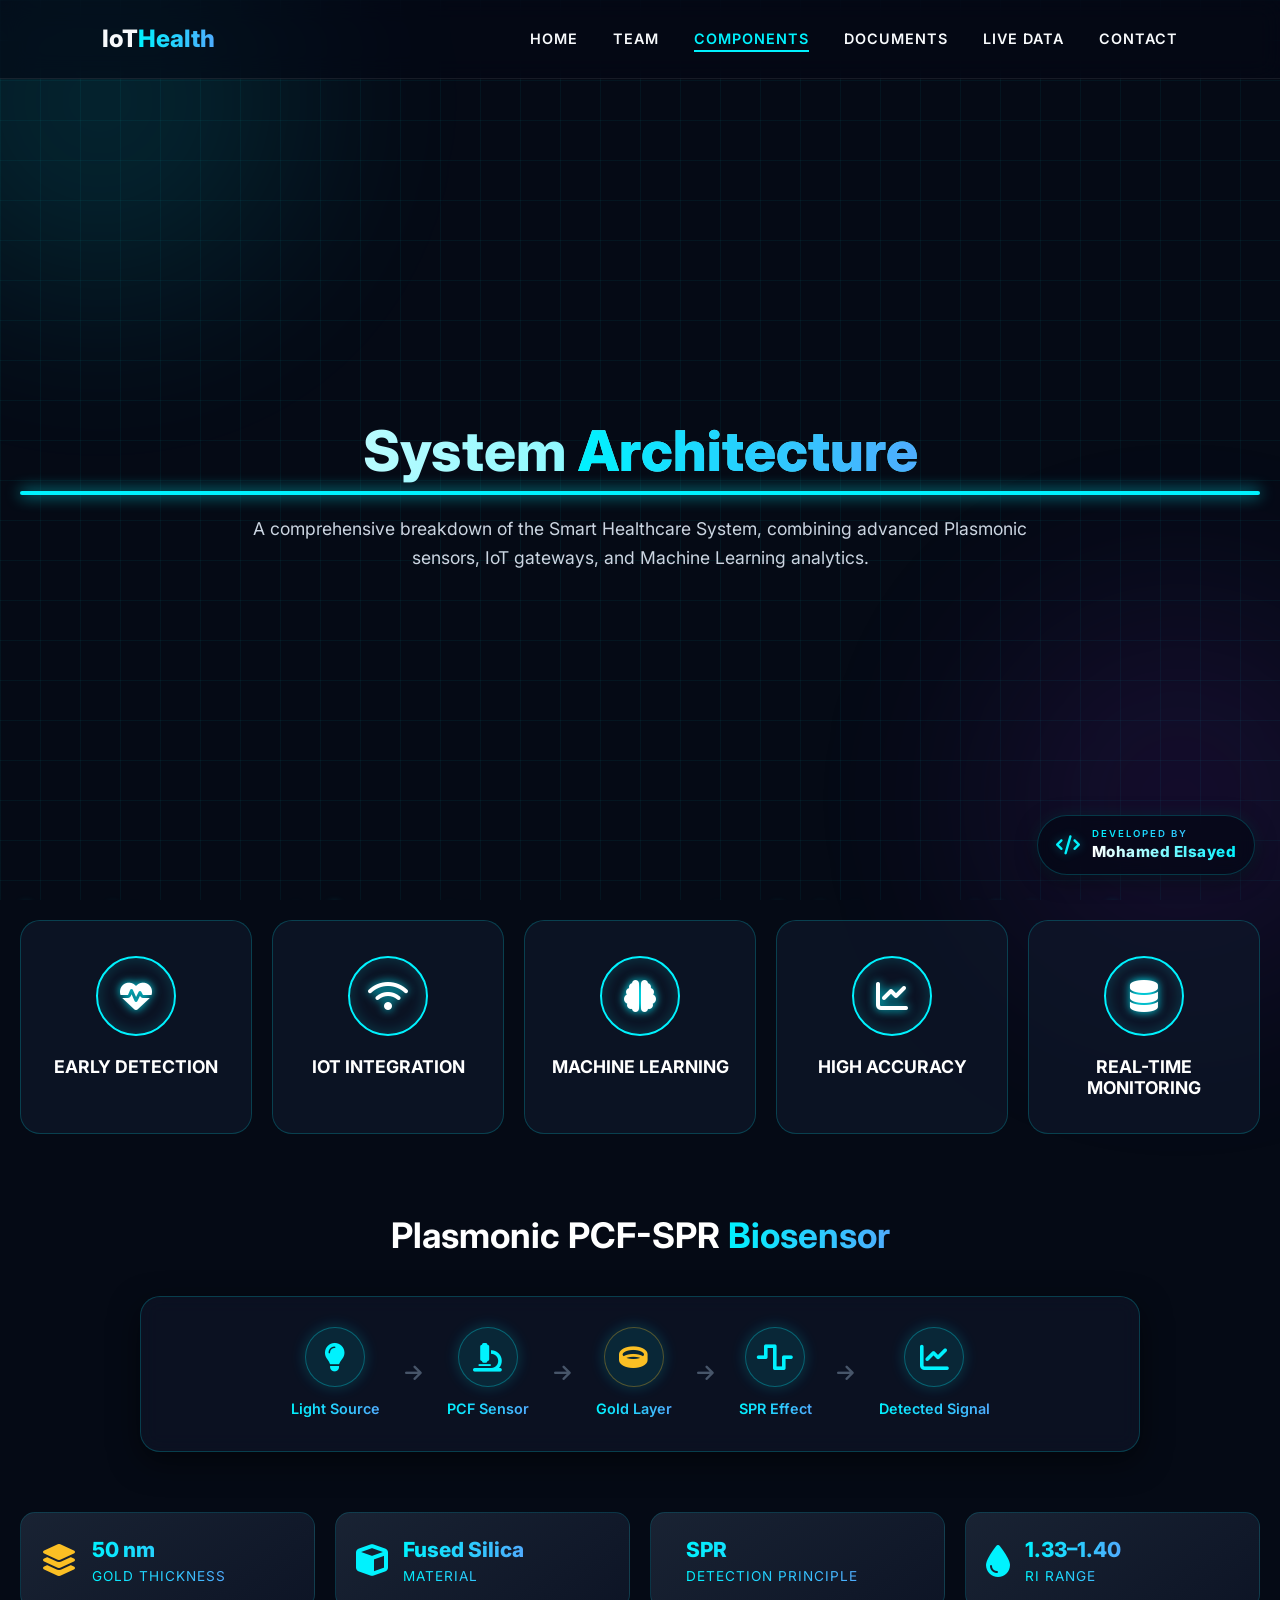
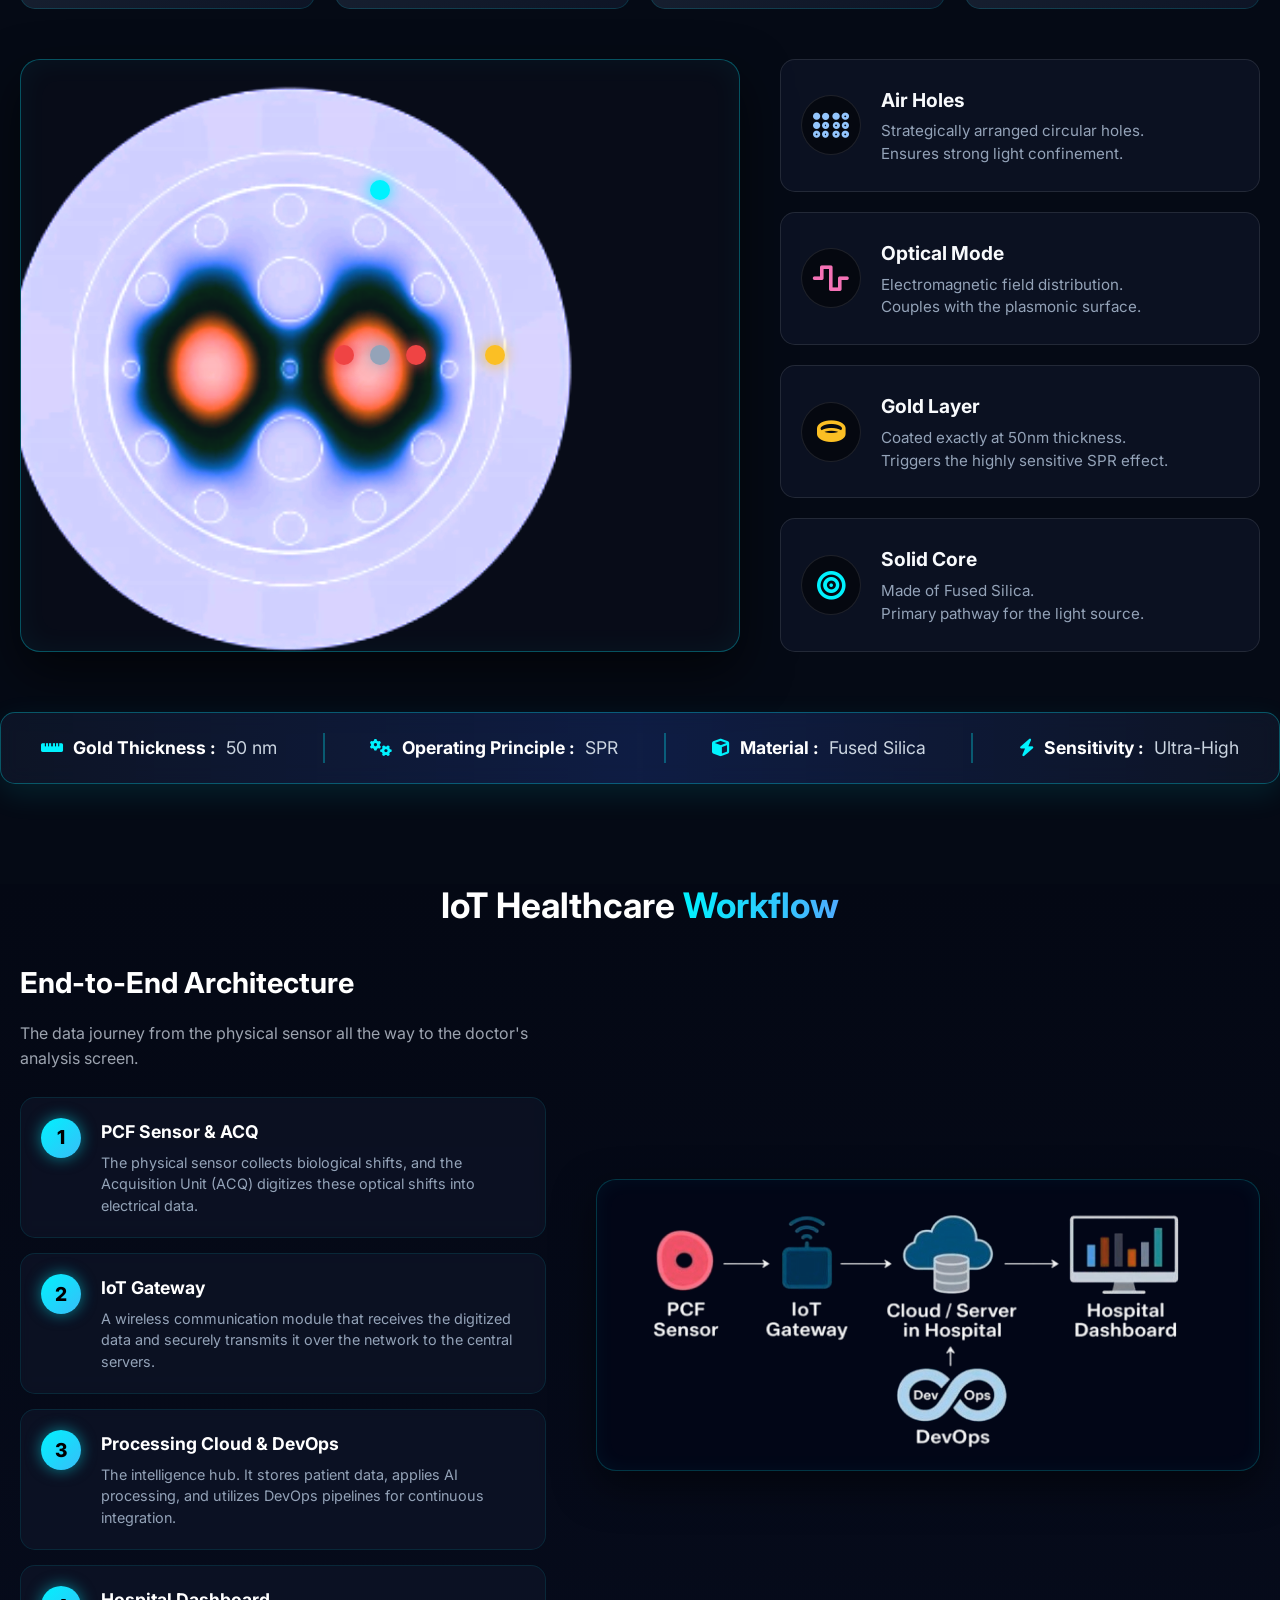
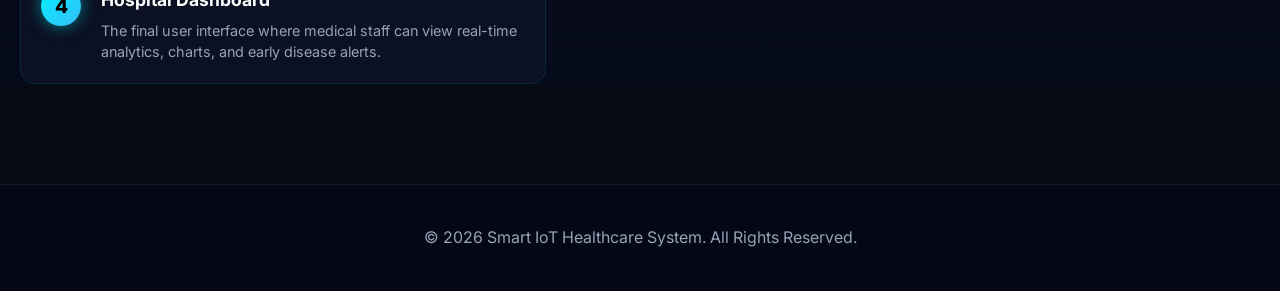
<file: components.html>
﻿<!--
  Copyright (c) 2026 Smart IoT Project Authors. All Rights Reserved.
  This source code is proprietary and confidential.
  Unauthorized copying of this file, via any medium is strictly prohibited.
-->
<!DOCTYPE html>
<html lang="en">

<head>
    <meta charset="UTF-8">
    <meta name="viewport" content="width=device-width, initial-scale=1.0">
    <title>Smart IoT Healthcare System - Components</title>
    <link href="https://fonts.googleapis.com/css2?family=Inter:wght@300;400;600;800&display=swap" rel="stylesheet">
    <link rel="stylesheet" href="assets/css/style.css">
    <link rel="stylesheet" href="https://cdnjs.cloudflare.com/ajax/libs/font-awesome/6.4.0/css/all.min.css">
    <style>
        /* Modern Dark Theme & Background */
        body {
            background-color: #050a15; 
            color: #f3f4f6;
            font-family: 'Inter', sans-serif;
            overflow-x: hidden;
            position: relative;
        }

        /* Grid Background */
        body::before {
            content: '';
            position: fixed;
            top: 0; left: 0; right: 0; bottom: 0;
            background-image: 
                linear-gradient(rgba(0, 242, 254, 0.05) 1px, transparent 1px),
                linear-gradient(90deg, rgba(0, 242, 254, 0.05) 1px, transparent 1px);
            background-size: 40px 40px;
            z-index: -3;
            pointer-events: none;
        }

        /* Glow Blobs */
        .glow-blob {
            position: fixed; width: 400px; height: 400px;
            border-radius: 50%; filter: blur(100px);
            z-index: -2; opacity: 0.4; pointer-events: none;
            animation: floatBlob 10s infinite alternate ease-in-out;
        }
        .blob-1 { top: -100px; left: -100px; background: rgba(0, 242, 254, 0.3); }
        .blob-2 { bottom: -100px; right: -100px; background: rgba(138, 43, 226, 0.3); animation-delay: -5s; }

        @keyframes floatBlob { 100% { transform: translate(50px, 50px) scale(1.1); } }

        /* Particle Animation */
        .particles-container {
            position: fixed; top: 0; left: 0; width: 100%; height: 100%;
            z-index: -1; pointer-events: none; overflow: hidden;
        }
        .particle {
            position: absolute; bottom: -10px; width: 4px; height: 4px;
            background: #00f2fe; border-radius: 50%; box-shadow: 0 0 10px #00f2fe;
            animation: rise linear infinite;
        }
        @keyframes rise {
            0% { transform: translateY(0) scale(1); opacity: 0; }
            10% { opacity: 0.8; }
            90% { opacity: 0.8; }
            100% { transform: translateY(-100vh) scale(0); opacity: 0; }
        }

        /* Entrance Animations */
        .slide-in-left { animation: slideLeft 1s ease-out forwards; opacity: 0; transform: translateX(-50px); }
        .slide-in-right { animation: slideRight 1s ease-out forwards; opacity: 0; transform: translateX(50px); }
        .fade-up { animation: fadeUp 1s ease-out forwards; opacity: 0; transform: translateY(30px); }
        
        @keyframes slideLeft { to { opacity: 1; transform: translateX(0); } }
        @keyframes slideRight { to { opacity: 1; transform: translateX(0); } }
        @keyframes fadeUp { to { opacity: 1; transform: translateY(0); } }

        .delay-1 { animation-delay: 0.2s; } .delay-2 { animation-delay: 0.4s; }
        .delay-3 { animation-delay: 0.6s; } .delay-4 { animation-delay: 0.8s; }

        /* Hero Section */
        .components-hero { padding: 150px 20px 40px; text-align: center; position: relative; z-index: 1; }
        .components-hero h1 {
            font-size: 3.5rem; font-weight: 800;
            background: linear-gradient(to right, #ffffff, #00f2fe);
            -webkit-background-clip: text; -webkit-text-fill-color: transparent;
            margin-bottom: 10px; position: relative; display: inline-block;
        }
        .components-hero p { color: #cbd5e1; font-size: 1.1rem; max-width: 800px; margin: 20px auto; line-height: 1.6; }

        .components-hero h1::after {
            content: ''; position: absolute; bottom: -10px; left: 50%; transform: translateX(-50%);
            width: 0; height: 4px; background: #00f2fe; border-radius: 2px;
            animation: drawLine 1s ease-out 0.5s forwards;
        }
        @keyframes drawLine { to { width: 100%; box-shadow: 0 0 15px #00f2fe; } }

        /* Section Titles */
        .section-headline { text-align: center; margin: 80px 0 40px; font-size: 2.2rem; color: #fff; font-weight: 700; }
        .section-headline span { color: #00f2fe; }

        /* 5 Core Pillars Grid */
        .pillars-container {
            max-width: 1300px; margin: 20px auto 80px; padding: 0 20px;
            display: grid; grid-template-columns: repeat(auto-fit, minmax(200px, 1fr)); gap: 20px;
        }
        .pillar-card {
            background: rgba(15, 23, 42, 0.7); border: 1px solid rgba(0, 242, 254, 0.2);
            border-radius: 20px; padding: 35px 20px; text-align: center;
            backdrop-filter: blur(15px); transition: all 0.4s ease; position: relative; overflow: hidden;
        }
        .pillar-card::before {
            content: ''; position: absolute; top: 0; left: 0; right: 0; height: 3px;
            background: linear-gradient(90deg, transparent, #00f2fe, transparent);
            transform: scaleX(0); transition: 0.4s;
        }
        .pillar-card:hover {
            transform: translateY(-10px); background: rgba(30, 58, 138, 0.3);
            border-color: #00f2fe; box-shadow: 0 20px 40px rgba(0, 0, 0, 0.4), 0 0 25px rgba(0, 242, 254, 0.15);
        }
        .pillar-card:hover::before { transform: scaleX(1); }
        .pillar-icon-wrapper {
            width: 80px; height: 80px; border-radius: 50%; border: 2px solid #00f2fe;
            display: flex; justify-content: center; align-items: center; margin: 0 auto 20px;
            box-shadow: inset 0 0 15px rgba(0, 242, 254, 0.2); position: relative;
        }
        .pillar-icon { font-size: 2rem; color: #fff; filter: drop-shadow(0 0 5px #00f2fe); }
        .pillar-card h3 { font-size: 1.1rem; font-weight: 700; color: #fff; text-transform: uppercase; }

        /* Advanced PCF Area */
        .workflow-diagram {
            display: flex; align-items: center; justify-content: center; gap: 15px; flex-wrap: wrap;
            max-width: 1000px; margin: 40px auto 60px; background: rgba(15, 23, 42, 0.6);
            padding: 20px; border-radius: 20px; border: 1px solid rgba(0, 242, 254, 0.2);
            backdrop-filter: blur(10px); box-shadow: 0 10px 30px rgba(0,0,0,0.5);
        }
        .wf-step { display: flex; flex-direction: column; align-items: center; gap: 10px; text-align: center; padding: 10px; }
        .wf-step i {
            font-size: 1.8rem; color: #00f2fe; background: rgba(0, 242, 254, 0.1);
            width: 60px; height: 60px; display: flex; align-items: center; justify-content: center;
            border-radius: 50%; border: 1px solid rgba(0, 242, 254, 0.3); box-shadow: 0 0 15px rgba(0, 242, 254, 0.2);
        }
        .wf-step span { font-size: 0.9rem; font-weight: 600; color: #e2e8f0; }
        .wf-arrow { color: #475569; font-size: 1.2rem; animation: pulseArrow 2s infinite; }
        @keyframes pulseArrow { 0%, 100% { color: #475569; transform: translateX(0); } 50% { color: #00f2fe; transform: translateX(5px); } }

        .stats-container {
            display: grid; grid-template-columns: repeat(4, 1fr); gap: 20px;
            max-width: 1300px; margin: 0 auto 50px; padding: 0 20px;
        }
        .stat-card {
            background: linear-gradient(145deg, rgba(30, 41, 59, 0.8), rgba(15, 23, 42, 0.8));
            border: 1px solid rgba(0, 242, 254, 0.15); border-radius: 15px; padding: 20px;
            display: flex; align-items: center; gap: 15px; backdrop-filter: blur(10px); transition: 0.3s;
        }
        .stat-card:hover { border-color: #00f2fe; transform: translateY(-5px); box-shadow: 0 10px 20px rgba(0,242,254,0.1); }
        .stat-card i { font-size: 2rem; color: #00f2fe; }
        .stat-card .val { display: block; font-size: 1.3rem; font-weight: 800; color: #fff; }
        .stat-card .lbl { display: block; font-size: 0.85rem; color: #94a3b8; text-transform: uppercase; letter-spacing: 1px; }

        .tech-layout {
            max-width: 1400px; margin: 0 auto 60px; padding: 0 20px; display: grid;
            grid-template-columns: 1.5fr 1fr; gap: 40px; align-items: stretch;
        }
        .interactive-wrapper {
            background: rgba(10, 15, 30, 0.8); border: 1px solid rgba(0, 242, 254, 0.3);
            border-radius: 20px; box-shadow: 0 20px 50px rgba(0,0,0,0.6), inset 0 0 30px rgba(0,242,254,0.05);
            backdrop-filter: blur(15px); position: relative; 
            width: 100%; aspect-ratio: 2.2 / 1; min-height: 300px; max-height: 600px;
            overflow: hidden;
        }
        .interactive-img {
            position: absolute;
            height: 220%; /* Scaled to perfectly fit the full circle */
            width: auto;
            top: 50%; left: 50%;
            transform: translate(-75.5%, -47%); /* Centers the right diagram */
            filter: invert(1) hue-rotate(180deg) brightness(1.1) contrast(1.2); mix-blend-mode: screen; 
            clip-path: inset(12% 8% 12% 58%); /* Mathematically hides the square borders and text */
            display: block;
        }
        .hotspot { position: absolute; width: 20px; height: 20px; transform: translate(-50%, -50%); cursor: pointer; z-index: 10; }
        .pulse { width: 100%; height: 100%; background: #00f2fe; border-radius: 50%; box-shadow: 0 0 10px #00f2fe; animation: ripple 2s infinite; }
        @keyframes ripple { 0% { box-shadow: 0 0 0 0 rgba(0, 242, 254, 0.7); } 70% { box-shadow: 0 0 0 15px rgba(0, 242, 254, 0); } 100% { box-shadow: 0 0 0 0 rgba(0, 242, 254, 0); } }
        
        .tooltip {
            position: absolute; bottom: 150%; left: 50%; transform: translateX(-50%) translateY(10px);
            background: rgba(15, 23, 42, 0.95); border: 1px solid #00f2fe; padding: 10px 15px; border-radius: 8px; width: 200px; color: #fff;
            font-size: 0.9rem; opacity: 0; visibility: hidden; transition: 0.3s; pointer-events: none;
            box-shadow: 0 10px 20px rgba(0,0,0,0.5); backdrop-filter: blur(5px); text-align: center; z-index: 20;
        }
        .tooltip::after {
            content: ''; position: absolute; top: 100%; left: 50%; transform: translateX(-50%);
            border-width: 8px; border-style: solid; border-color: #00f2fe transparent transparent transparent;
        }
        .hotspot.active .tooltip { opacity: 1; visibility: visible; transform: translateX(-50%) translateY(0); }
        .tooltip strong { display: block; color: #00f2fe; margin-bottom: 5px; font-size: 1.05rem; }

        .cards-container { display: flex; flex-direction: column; gap: 20px; justify-content: space-between; }
        .comp-card {
            background: rgba(15, 23, 42, 0.6); border: 1px solid rgba(255, 255, 255, 0.1); border-radius: 15px;
            padding: 25px 20px; display: flex; align-items: center; gap: 20px; backdrop-filter: blur(10px); transition: 0.4s; cursor: default;
        }
        .comp-card:hover {
            transform: scale(1.05); border-color: #00f2fe; background: rgba(0, 242, 254, 0.05);
            box-shadow: 0 15px 30px rgba(0, 0, 0, 0.5), inset 0 0 20px rgba(0, 242, 254, 0.15);
        }
        .comp-card .icon-box {
            width: 60px; height: 60px; border-radius: 50%; display: flex; justify-content: center; align-items: center; font-size: 1.8rem;
            flex-shrink: 0; background: rgba(0, 0, 0, 0.5); border: 1px solid rgba(255,255,255,0.1); transition: 0.5s;
        }
        .comp-card:hover .icon-box { transform: rotate(360deg); background: rgba(0, 242, 254, 0.2); border-color: #00f2fe; color: #fff; box-shadow: 0 0 15px #00f2fe; }
        
        .ic-air { color: #93c5fd; } .ic-opt { color: #f472b6; } .ic-gld { color: #fbbf24; } .ic-cor { color: #00f2fe; }
        .comp-card .info h4 { font-size: 1.2rem; color: #f8fafc; margin-bottom: 5px; font-weight: 700; }
        .comp-card .info p { font-size: 0.95rem; color: #94a3b8; line-height: 1.5; margin: 0; }

        .bottom-bar {
            max-width: 1400px; margin: 0 auto 100px;
            background: linear-gradient(90deg, rgba(15,23,42,0.8), rgba(30,58,138,0.4), rgba(15,23,42,0.8));
            border: 1px solid rgba(0, 242, 254, 0.3); border-radius: 15px; padding: 20px 40px;
            display: flex; justify-content: space-between; align-items: center; flex-wrap: wrap; gap: 20px;
            backdrop-filter: blur(10px); box-shadow: 0 10px 30px rgba(0,242,254,0.1);
        }
        .b-stat { display: flex; align-items: center; gap: 10px; font-size: 1.1rem; color: #cbd5e1; }
        .b-stat i { color: #00f2fe; } .b-stat strong { color: #fff; }
        .b-divider { width: 2px; height: 30px; background: rgba(0, 242, 254, 0.3); }

        /* IoT Workflow Section (Restored & Upgraded) */
        .workflow-section { max-width: 1400px; margin: 0 auto 100px; padding: 0 20px; }
        .design-container { display: flex; gap: 50px; align-items: center; }
        .design-container.reverse { flex-direction: row-reverse; }
        .design-image-wrapper {
            flex: 1.2; border: 1px solid rgba(0, 242, 254, 0.2); border-radius: 20px; padding: 15px; position: relative;
            box-shadow: 0 15px 40px rgba(0, 0, 0, 0.5), inset 0 0 20px rgba(0, 242, 254, 0.05); display: flex; justify-content: center;
            background: #020617;
        }
        .design-image-wrapper img {
            width: 100%; height: auto; border-radius: 10px; object-fit: contain;
            filter: invert(1) hue-rotate(180deg) brightness(0.9) contrast(1.2); mix-blend-mode: screen; transition: 0.5s;
        }
        .design-image-wrapper img:hover { filter: invert(1) hue-rotate(180deg) brightness(1.1) contrast(1.4); }
        .design-legend { flex: 1; display: flex; flex-direction: column; gap: 15px; }
        .design-legend h3 { font-size: 1.8rem; color: #fff; margin-bottom: 5px; }
        .legend-desc { color: #9ca3af; margin-bottom: 10px; font-size: 1rem; line-height: 1.6; }
        .legend-item {
            display: flex; gap: 20px; background: rgba(15, 23, 42, 0.6); padding: 20px; border-radius: 15px;
            border: 1px solid rgba(0, 242, 254, 0.1); transition: 0.3s; cursor: pointer; backdrop-filter: blur(5px);
        }
        .legend-item:hover { background: rgba(0, 242, 254, 0.05); border-color: #00f2fe; transform: translateX(-10px); box-shadow: 0 5px 15px rgba(0, 242, 254, 0.1); }
        .design-container.reverse .legend-item:hover { transform: translateX(10px); }
        .legend-item .number {
            width: 40px; height: 40px; background: linear-gradient(135deg, #00f2fe, #38bdf8); color: #000;
            border-radius: 50%; display: flex; justify-content: center; align-items: center; font-size: 1.2rem; font-weight: 800; flex-shrink: 0;
            box-shadow: 0 0 15px rgba(0, 242, 254, 0.5);
        }
        .legend-item .details h4 { font-size: 1.1rem; color: #fff; margin-bottom: 6px; }
        .legend-item .details p { color: #94a3b8; font-size: 0.9rem; line-height: 1.5; }

        @media (max-width: 1200px) {
            .tech-layout { grid-template-columns: 1fr; }
            .stats-container { grid-template-columns: repeat(2, 1fr); }
            .bottom-bar { flex-direction: column; text-align: center; }
            .b-divider { width: 100px; height: 2px; }
            .design-container, .design-container.reverse { flex-direction: column; }
        }
        @media (max-width: 768px) {
            .stats-container { grid-template-columns: 1fr; }
            .workflow-diagram { flex-direction: column; }
            .wf-arrow { transform: rotate(90deg); margin: 10px 0; }
            @keyframes pulseArrow { 0%, 100% { color: #475569; transform: rotate(90deg) translateY(0); } 50% { color: #00f2fe; transform: rotate(90deg) translateY(-5px); } }
        }
    </style>
</head>

<body>
    <div class="glow-blob blob-1"></div>
    <div class="glow-blob blob-2"></div>
    <div class="particles-container" id="particles"></div>

    <nav class="navbar">
        <div class="logo">IoT<span>Health</span></div>
        <ul class="nav-links">
            <li><a href="index.html">Home</a></li>
            <li><a href="team.html">Team</a></li>
            <li><a href="components.html" class="active">Components</a></li>
            <li><a href="booklet.html">Documents</a></li>
            <li><a href="dashboard.html">Live Data</a></li>
            <li><a href="contact.html">Contact</a></li>
        </ul>
        <div class="hamburger">
            <i class="fas fa-bars"></i>
        </div>
    </nav>

    <section class="components-hero fade-up">
        <h1>System <span>Architecture</span></h1>
        <p>A comprehensive breakdown of the Smart Healthcare System, combining advanced Plasmonic sensors, IoT gateways, and Machine Learning analytics.</p>
    </section>

    <div class="pillars-container fade-up delay-1">
        <div class="pillar-card"><div class="pillar-icon-wrapper"><i class="fas fa-heartbeat pillar-icon"></i></div><h3>Early Detection</h3></div>
        <div class="pillar-card"><div class="pillar-icon-wrapper"><i class="fas fa-wifi pillar-icon"></i></div><h3>IoT Integration</h3></div>
        <div class="pillar-card"><div class="pillar-icon-wrapper"><i class="fas fa-brain pillar-icon"></i></div><h3>Machine Learning</h3></div>
        <div class="pillar-card"><div class="pillar-icon-wrapper"><i class="fas fa-chart-line pillar-icon"></i></div><h3>High Accuracy</h3></div>
        <div class="pillar-card"><div class="pillar-icon-wrapper"><i class="fas fa-database pillar-icon"></i></div><h3>Real-Time Monitoring</h3></div>
    </div>

    <h2 class="section-headline fade-up delay-2">Plasmonic PCF-SPR <span>Biosensor</span></h2>
    
    <div class="workflow-diagram fade-up delay-2">
        <div class="wf-step"><i class="fas fa-lightbulb"></i><span>Light Source</span></div>
        <i class="fas fa-arrow-right wf-arrow"></i>
        <div class="wf-step"><i class="fas fa-microscope"></i><span>PCF Sensor</span></div>
        <i class="fas fa-arrow-right wf-arrow"></i>
        <div class="wf-step"><i class="fas fa-ring" style="color: #fbbf24; border-color: rgba(251, 191, 36, 0.3);"></i><span>Gold Layer</span></div>
        <i class="fas fa-arrow-right wf-arrow"></i>
        <div class="wf-step"><i class="fas fa-wave-square"></i><span>SPR Effect</span></div>
        <i class="fas fa-arrow-right wf-arrow"></i>
        <div class="wf-step"><i class="fas fa-chart-line"></i><span>Detected Signal</span></div>
    </div>

    <div class="stats-container fade-up delay-3">
        <div class="stat-card">
            <i class="fas fa-layer-group" style="color: #fbbf24;"></i>
            <div><span class="val">50 nm</span><span class="lbl">Gold Thickness</span></div>
        </div>
        <div class="stat-card">
            <i class="fas fa-cube"></i>
            <div><span class="val">Fused Silica</span><span class="lbl">Material</span></div>
        </div>
        <div class="stat-card">
            <i class="fas fa-radar"></i>
            <div><span class="val">SPR</span><span class="lbl">Detection Principle</span></div>
        </div>
        <div class="stat-card">
            <i class="fas fa-tint"></i>
            <div><span class="val">1.33–1.40</span><span class="lbl">RI Range</span></div>
        </div>
    </div>

    <div class="tech-layout">
        <div class="interactive-wrapper slide-in-left delay-4">
            <img src="assets/img/pcf-comparison.png" class="interactive-img" alt="PCF Core Mode" onerror="this.src='https://placehold.co/1200x600/0a0f1e/00f2fe?text=PCF+Comparison'">
            
            <div class="hotspot" style="top: 50%; left: 50%;"><div class="pulse" style="background: #94a3b8; box-shadow: 0 0 15px #94a3b8;"></div><div class="tooltip"><strong style="color: #94a3b8;">Central Air Hole</strong><p>Separates the solid region to create a dual-core structure, optimizing phase matching.</p></div></div>
            
            <div class="hotspot" style="top: 50%; left: 45%;"><div class="pulse" style="background: #ef4444; box-shadow: 0 0 15px #ef4444;"></div><div class="tooltip"><strong style="color: #ef4444;">Left Guided Core</strong><p>Optical field is tightly confined (red/orange) in the fused silica before SPR coupling.</p></div></div>
            
            <div class="hotspot" style="top: 50%; left: 55%;"><div class="pulse" style="background: #ef4444; box-shadow: 0 0 15px #ef4444;"></div><div class="tooltip"><strong style="color: #ef4444;">Right Guided Core</strong><p>The secondary core works symmetrically to enhance the overall sensitivity of the sensor.</p></div></div>

            <div class="hotspot" style="top: 22%; left: 50%;"><div class="pulse" style="background: #00f2fe; box-shadow: 0 0 15px #00f2fe;"></div><div class="tooltip"><strong style="color: #00f2fe;">Microstructured Cladding</strong><p>Array of air holes designed to lower the effective refractive index, forcing light into the core.</p></div></div>

            <div class="hotspot" style="top: 50%; left: 66%;"><div class="pulse" style="background: #fbbf24; box-shadow: 0 0 15px #fbbf24;"></div><div class="tooltip"><strong style="color: #fbbf24;">Plasmonic Interface</strong><p>The boundary where the gold layer will interact with the optical mode at resonance.</p></div></div>
        </div>

        <div class="cards-container slide-in-right delay-4">
            <div class="comp-card">
                <div class="icon-box ic-air"><i class="fas fa-braille"></i></div>
                <div class="info"><h4>Air Holes</h4><p>Strategically arranged circular holes.<br>Ensures strong light confinement.</p></div>
            </div>
            <div class="comp-card">
                <div class="icon-box ic-opt"><i class="fas fa-wave-square"></i></div>
                <div class="info"><h4>Optical Mode</h4><p>Electromagnetic field distribution.<br>Couples with the plasmonic surface.</p></div>
            </div>
            <div class="comp-card">
                <div class="icon-box ic-gld" style="color: #fbbf24;"><i class="fas fa-ring"></i></div>
                <div class="info"><h4>Gold Layer</h4><p>Coated exactly at 50nm thickness.<br>Triggers the highly sensitive SPR effect.</p></div>
            </div>
            <div class="comp-card">
                <div class="icon-box ic-cor"><i class="fas fa-bullseye"></i></div>
                <div class="info"><h4>Solid Core</h4><p>Made of Fused Silica.<br>Primary pathway for the light source.</p></div>
            </div>
        </div>
    </div>

    <div class="bottom-bar slide-in-left delay-4">
        <div class="b-stat"><i class="fas fa-ruler-horizontal"></i> <strong>Gold Thickness :</strong> 50 nm</div>
        <div class="b-divider"></div>
        <div class="b-stat"><i class="fas fa-cogs"></i> <strong>Operating Principle :</strong> SPR</div>
        <div class="b-divider"></div>
        <div class="b-stat"><i class="fas fa-cube"></i> <strong>Material :</strong> Fused Silica</div>
        <div class="b-divider"></div>
        <div class="b-stat"><i class="fas fa-bolt"></i> <strong>Sensitivity :</strong> Ultra-High</div>
    </div>

    <div class="workflow-section">
        <h2 class="section-headline">IoT Healthcare <span>Workflow</span></h2>
        <div class="design-container reverse">
            <div class="design-image-wrapper">
                <img src="assets/img/iot-workflow.jpg" alt="IoT System Workflow" onerror="this.src='https://placehold.co/800x600/0a0f1e/00f2fe?text=IoT+Workflow'">
            </div>
            <div class="design-legend">
                <h3>End-to-End Architecture</h3>
                <p class="legend-desc">The data journey from the physical sensor all the way to the doctor's analysis screen.</p>
                <div class="legend-item">
                    <div class="number">1</div>
                    <div class="details"><h4>PCF Sensor & ACQ</h4><p>The physical sensor collects biological shifts, and the Acquisition Unit (ACQ) digitizes these optical shifts into electrical data.</p></div>
                </div>
                <div class="legend-item">
                    <div class="number">2</div>
                    <div class="details"><h4>IoT Gateway</h4><p>A wireless communication module that receives the digitized data and securely transmits it over the network to the central servers.</p></div>
                </div>
                <div class="legend-item">
                    <div class="number">3</div>
                    <div class="details"><h4>Processing Cloud & DevOps</h4><p>The intelligence hub. It stores patient data, applies AI processing, and utilizes DevOps pipelines for continuous integration.</p></div>
                </div>
                <div class="legend-item">
                    <div class="number">4</div>
                    <div class="details"><h4>Hospital Dashboard</h4><p>The final user interface where medical staff can view real-time analytics, charts, and early disease alerts.</p></div>
                </div>
            </div>
        </div>
    </div>

    <footer>
        <p>&copy; 2026 Smart IoT Healthcare System. All Rights Reserved.</p>
    </footer>

    <script src="assets/js/script.js"></script>
    <script>
        const particlesContainer = document.getElementById('particles');
        for (let i = 0; i < 20; i++) {
            const p = document.createElement('div');
            p.classList.add('particle');
            p.style.left = Math.random() * 100 + 'vw';
            p.style.animationDuration = (Math.random() * 3 + 4) + 's';
            p.style.animationDelay = Math.random() * 5 + 's';
            const size = Math.random() * 3 + 2;
            p.style.width = size + 'px';
            p.style.height = size + 'px';
            particlesContainer.appendChild(p);
        }

        const hotspots = document.querySelectorAll('.hotspot');
        hotspots.forEach(hotspot => {
            hotspot.addEventListener('click', function(e) {
                e.stopPropagation(); // Prevent closing immediately
                
                hotspots.forEach(h => {
                    if (h !== hotspot) h.classList.remove('active');
                });
                
                this.classList.toggle('active');
            });
        });

        document.addEventListener('click', function() {
            hotspots.forEach(h => h.classList.remove('active'));
        });
    </script>
</body>

</html>
</file>
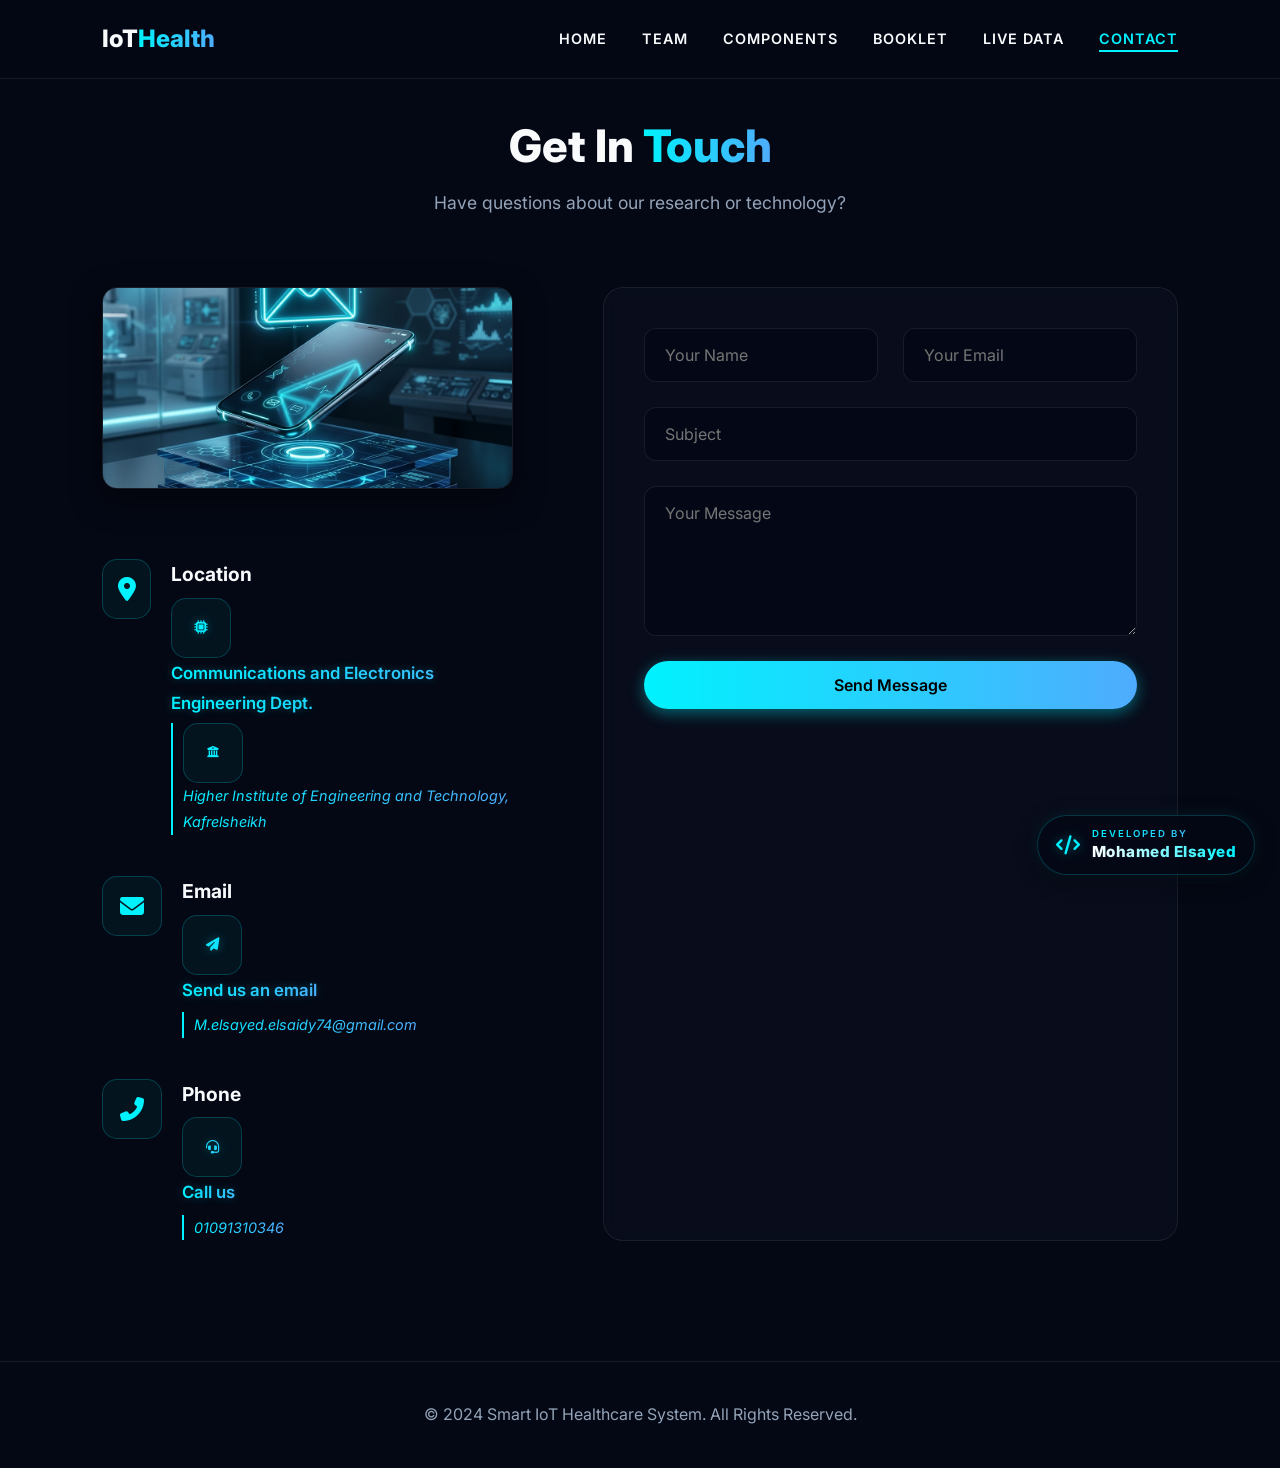
<file: contact.html>
<!--
  Copyright (c) 2026 Smart IoT Project Authors. All Rights Reserved.
  This source code is proprietary and confidential.
  Unauthorized copying of this file, via any medium is strictly prohibited.
-->
<!DOCTYPE html>
<html lang="en">
<head>
    <meta charset="UTF-8">
    <meta name="viewport" content="width=device-width, initial-scale=1.0">
    <title>Smart IoT Healthcare System - Contact</title>
    <link href="https://fonts.googleapis.com/css2?family=Inter:wght@300;400;600;800&display=swap" rel="stylesheet">
    <link rel="stylesheet" href="assets/css/style.css">
    <link rel="stylesheet" href="https://cdnjs.cloudflare.com/ajax/libs/font-awesome/6.4.0/css/all.min.css">
</head>
<body>
    <nav class="navbar">
        <div class="logo">IoT<span>Health</span></div>
        <ul class="nav-links">
            <li><a href="index.html">Home</a></li>
            <li><a href="team.html">Team</a></li>
            <li><a href="components.html">Components</a></li>
            <li><a href="booklet.html">Booklet</a></li>
            <li><a href="dashboard.html">Live Data</a></li>
            <li><a href="contact.html" class="active">Contact</a></li>
        </ul>
        <div class="hamburger">
            <i class="fas fa-bars"></i>
        </div>
    </nav>

    <section id="contact" class="contact page-section">
        <div class="section-title">
            <h2>Get In <span>Touch</span></h2>
            <p>Have questions about our research or technology?</p>
        </div>
        <div class="contact-container">
            <div class="contact-info">
                <div class="contact-illustration" style="margin-bottom: 30px; border-radius: 15px; overflow: hidden; border: 1px solid var(--glass-border); box-shadow: 0 10px 30px rgba(0,0,0,0.5);">
                    <img src="assets/img/contact-illustration.png" alt="Contact Us Illustration" style="width: 100%; height: 200px; object-fit: cover; display: block;">
                </div>
                <div class="info-item">
                    <i class="fas fa-map-marker-alt"></i>
                    <div>
                        <h4>Location</h4>
                        <p class="location-text">
                            <span class="highlight-dept"><i class="fas fa-microchip" style="font-size: 0.8em; margin-right: 5px;"></i>Communications and Electronics Engineering Dept.</span><br>
                            <span class="institute-name"><i class="fas fa-university" style="font-size: 0.8em; margin-right: 5px;"></i>Higher Institute of Engineering and Technology, Kafrelsheikh</span>
                        </p>
                    </div>
                </div>
                <div class="info-item">
                    <i class="fas fa-envelope"></i>
                    <div>
                        <h4>Email</h4>
                        <p class="location-text">
                            <span class="highlight-dept"><i class="fas fa-paper-plane" style="font-size: 0.8em; margin-right: 5px;"></i>Send us an email</span><br>
                            <span class="institute-name"><a href="mailto:M.elsayed.elsaidy74@gmail.com" class="contact-link">M.elsayed.elsaidy74@gmail.com</a></span>
                        </p>
                    </div>
                </div>
                <div class="info-item">
                    <i class="fas fa-phone-alt"></i>
                    <div>
                        <h4>Phone</h4>
                        <p class="location-text">
                            <span class="highlight-dept"><i class="fas fa-headset" style="font-size: 0.8em; margin-right: 5px;"></i>Call us</span><br>
                            <span class="institute-name"><a href="tel:01091310346" class="contact-link">01091310346</a></span>
                        </p>
                    </div>
                </div>
            </div>
            <form class="contact-form">
                <div class="input-group">
                    <input type="text" placeholder="Your Name" required>
                    <input type="email" placeholder="Your Email" required>
                </div>
                <input type="text" placeholder="Subject" required>
                <textarea rows="5" placeholder="Your Message" required></textarea>
                <button type="submit" class="btn btn-primary">Send Message</button>
            </form>
        </div>
    </section>

    <footer>
        <p>&copy; 2024 Smart IoT Healthcare System. All Rights Reserved.</p>
    </footer>

    <script src="assets/js/script.js"></script>
</body>
</html>
</file>
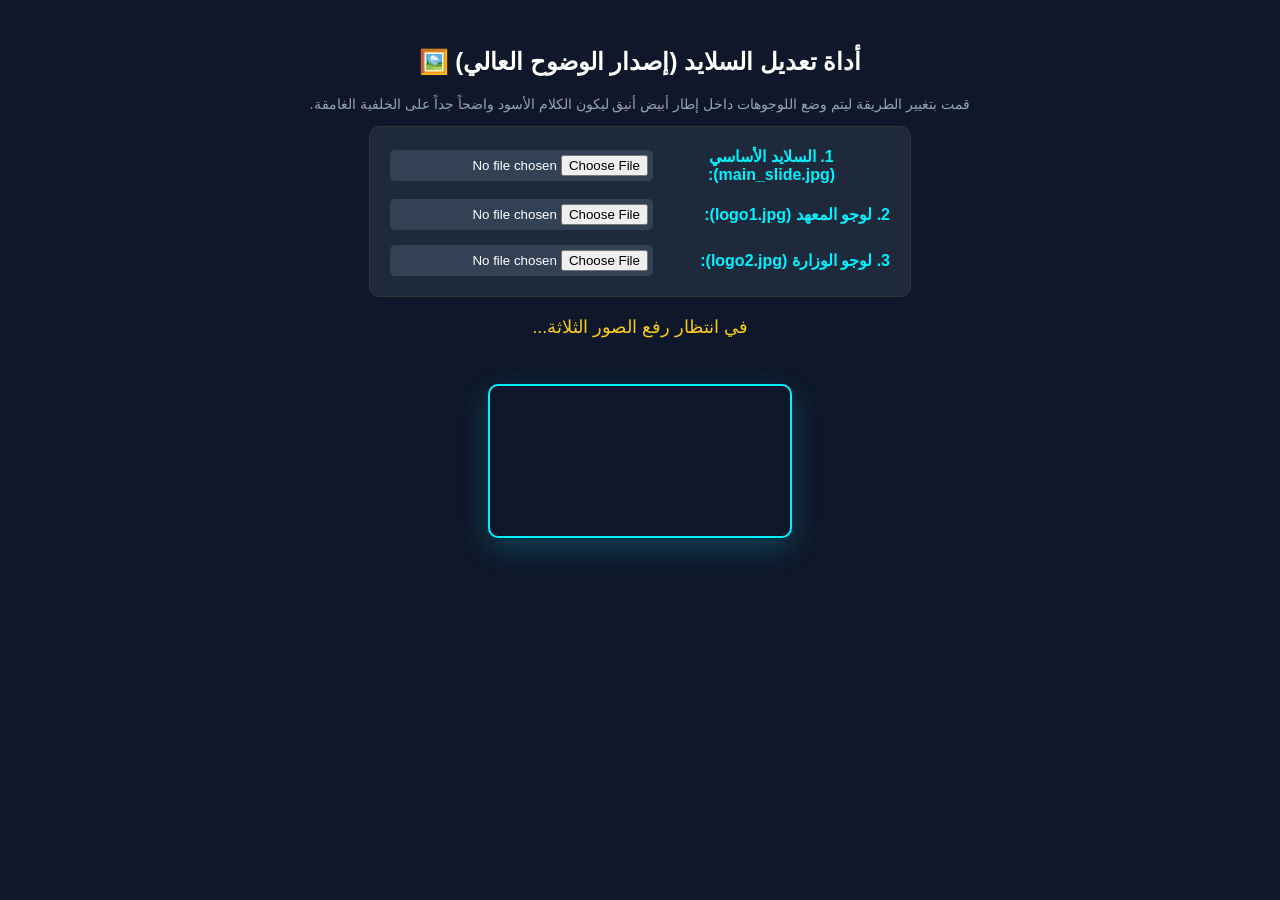
<file: logo_fix.html>
﻿<!--
  Copyright (c) 2026 Smart IoT Project Authors. All Rights Reserved.
  This source code is proprietary and confidential.
  Unauthorized copying of this file, via any medium is strictly prohibited.
-->
<!DOCTYPE html>
<html lang="ar" dir="rtl">
<head>
    <meta charset="UTF-8">
    <title>Slide Logo Fixer</title>
    <style>
        body { background: #0f172a; color: white; font-family: 'Segoe UI', Tahoma, sans-serif; text-align: center; padding: 20px; }
        .upload-container { display: flex; flex-direction: column; gap: 15px; align-items: center; background: #1e293b; padding: 20px; border-radius: 10px; max-width: 500px; margin: 0 auto 20px; border: 1px solid #333; }
        .upload-row { display: flex; justify-content: space-between; width: 100%; align-items: center; }
        label { font-weight: bold; color: #00f2fe; }
        input[type="file"] { background: #334155; padding: 5px; border-radius: 5px; color: white; }
        canvas { max-width: 90%; border: 2px solid #00f2fe; border-radius: 10px; margin-top: 10px; box-shadow: 0 10px 30px rgba(0,242,254,0.2); }
        button { padding: 15px 30px; font-size: 1.2rem; background: linear-gradient(135deg, #00f2fe, #38bdf8); color: #000; border: none; cursor: pointer; border-radius: 8px; font-weight: bold; margin-top: 10px; transition: 0.3s; box-shadow: 0 5px 15px rgba(0,242,254,0.4); display: none; }
        button:hover { transform: translateY(-3px); box-shadow: 0 10px 20px rgba(0,242,254,0.6); }
        #status { color: #facc15; font-size: 1.1rem; }
    </style>
</head>
<body>
    <h2>أداة تعديل السلايد (إصدار الوضوح العالي) 🖼️</h2>
    <p style="color: #94a3b8; font-size: 0.9rem;">قمت بتغيير الطريقة ليتم وضع اللوجوهات داخل إطار أبيض أنيق ليكون الكلام الأسود واضحاً جداً على الخلفية الغامقة.</p>
    
    <div class="upload-container">
        <div class="upload-row">
            <label>1. السلايد الأساسي (main_slide.jpg):</label>
            <input type="file" id="upSlide" accept="image/*">
        </div>
        <div class="upload-row">
            <label>2. لوجو المعهد (logo1.jpg):</label>
            <input type="file" id="upLogo1" accept="image/*">
        </div>
        <div class="upload-row">
            <label>3. لوجو الوزارة (logo2.jpg):</label>
            <input type="file" id="upLogo2" accept="image/*">
        </div>
    </div>

    <p id="status">في انتظار رفع الصور الثلاثة...</p>
    <button id="downloadBtn">⬇️ تحميل السلايد النهائي الجاهز</button>
    <br>
    <canvas id="canvas"></canvas>

    <script>
        const canvas = document.getElementById('canvas');
        const ctx = canvas.getContext('2d');
        const btn = document.getElementById('downloadBtn');
        const statusText = document.getElementById('status');

        let baseImg = new Image();
        let logo1 = new Image();
        let logo2 = new Image();

        let loadedCount = 0;

        function checkReady() {
            loadedCount++;
            if(loadedCount === 3) {
                statusText.innerText = "جاري الدمج... ⏳";
                statusText.style.color = "#00f2fe";
                setTimeout(processImages, 100);
            }
        }

        document.getElementById('upSlide').onchange = e => loadFile(e.target.files[0], baseImg);
        document.getElementById('upLogo1').onchange = e => loadFile(e.target.files[0], logo1);
        document.getElementById('upLogo2').onchange = e => loadFile(e.target.files[0], logo2);

        function loadFile(file, imgObj) {
            if(!file) return;
            const reader = new FileReader();
            reader.onload = event => {
                imgObj.onload = checkReady;
                imgObj.src = event.target.result;
            };
            reader.readAsDataURL(file);
        }

        function processImages() {
            try {
                canvas.width = baseImg.width;
                canvas.height = baseImg.height;
                
                ctx.imageSmoothingEnabled = true;
                ctx.imageSmoothingQuality = 'high';

                ctx.drawImage(baseImg, 0, 0);

                const bgData = ctx.getImageData(canvas.width / 2, 50, 1, 1).data;
                const bgColor = `rgb(${bgData[0]}, ${bgData[1]}, ${bgData[2]})`;

                function drawHQ(imgObj, dx, dy, dw, dh) {
                    let tempCanvas = document.createElement('canvas');
                    let tCtx = tempCanvas.getContext('2d');
                    let cw = imgObj.width;
                    let ch = imgObj.height;
                    tempCanvas.width = cw;
                    tempCanvas.height = ch;
                    tCtx.drawImage(imgObj, 0, 0);
                    
                    while (cw > dw * 2) {
                        cw = Math.floor(cw / 2);
                        ch = Math.floor(ch / 2);
                        let stepCanvas = document.createElement('canvas');
                        let sCtx = stepCanvas.getContext('2d');
                        stepCanvas.width = cw;
                        stepCanvas.height = ch;
                        sCtx.imageSmoothingEnabled = true;
                        sCtx.imageSmoothingQuality = 'high';
                        sCtx.drawImage(tempCanvas, 0, 0, cw, ch);
                        tempCanvas = stepCanvas;
                    }
                    ctx.drawImage(tempCanvas, 0, 0, cw, ch, dx, dy, dw, dh);
                }

                const targetW1 = canvas.width * 0.11;
                const targetH1 = targetW1; 
                
                const targetW2 = canvas.width * 0.11;
                const targetH2 = targetW2;

                const newPadX = canvas.width * 0.035;
                const newPadY = canvas.height * 0.03; 

                const x1 = newPadX;
                const y1 = newPadY;
                const x2 = canvas.width - targetW2 - newPadX;
                const y2 = newPadY;


                const cx1 = x1 + targetW1/2;
                const cy1 = y1 + targetH1/2;
                const r1 = targetW1/2;

                ctx.save();
                ctx.beginPath();
                ctx.arc(cx1, cy1, r1, 0, Math.PI * 2);
                ctx.closePath();
                ctx.clip(); // Clip everything to this circle

                ctx.fillStyle = "white"; // White background
                ctx.fill();
                drawHQ(logo1, x1, y1, targetW1, targetH1);
                ctx.restore();

                ctx.beginPath();
                ctx.arc(cx1, cy1, r1, 0, Math.PI * 2);
                ctx.lineWidth = 6;
                ctx.strokeStyle = "#f59e0b"; // Gold
                ctx.stroke();


                const cx2 = x2 + targetW2/2;
                const cy2 = y2 + targetH2/2;
                const r2 = targetW2/2;

                ctx.save();
                ctx.beginPath();
                ctx.arc(cx2, cy2, r2, 0, Math.PI * 2);
                ctx.closePath();
                ctx.clip(); // Clip everything to this circle

                ctx.fillStyle = "white"; // Solid white background for Ministry logo
                ctx.fill();
                drawHQ(logo2, x2, y2, targetW2, targetH2);
                ctx.restore();

                ctx.beginPath();
                ctx.arc(cx2, cy2, r2, 0, Math.PI * 2);
                ctx.lineWidth = 4;
                ctx.strokeStyle = "#eab308"; // Gold to match the eagle
                ctx.stroke();

                statusText.innerText = "تم الدمج بنجاح وبأعلى وضوح! 🎉";
                statusText.style.color = "#10b981";
                btn.style.display = "inline-block";
            } catch (err) {
                statusText.innerText = "حدث خطأ: " + err.message;
                statusText.style.color = "red";
            }
        }

        btn.onclick = function() {
            const link = document.createElement('a');
            link.download = 'Final_Slide_Ultra_Clear.jpg';
            link.href = canvas.toDataURL('image/jpeg', 1.0);
            link.click();
        }
    </script>
</body>
</html>
</file>
<file: assets/css/style.css>
﻿/*
  Copyright (c) 2026 Smart IoT Project Authors. All Rights Reserved.
  This source code is proprietary and confidential.
  Unauthorized copying of this file, via any medium is strictly prohibited.
*/
:root {
    --bg-dark: #040814;
    --bg-card: rgba(10, 15, 30, 0.7);
    --primary: #00f2fe;
    --primary-glow: rgba(0, 242, 254, 0.4);
    --secondary: #4facfe;
    --text-main: #f8fafc;
    --text-muted: #94a3b8;
    --glass-border: rgba(255, 255, 255, 0.08);
}

* {
    margin: 0;
    padding: 0;
    box-sizing: border-box;
    font-family: 'Inter', sans-serif;
}

body {
    background-color: var(--bg-dark);
    color: var(--text-main);
    overflow-x: hidden;
    line-height: 1.6;
}

html {
    scroll-behavior: smooth;
}

.navbar {
    position: fixed;
    top: 0;
    width: 100%;
    padding: 20px 8%;
    display: flex;
    justify-content: space-between;
    align-items: center;
    background: rgba(4, 8, 20, 0.6);
    backdrop-filter: blur(12px);
    border-bottom: 1px solid var(--glass-border);
    z-index: 1000;
    transition: 0.3s;
}

.navbar.scrolled {
    padding: 15px 8%;
    background: rgba(4, 8, 20, 0.95);
    box-shadow: 0 5px 20px rgba(0,0,0,0.5);
}

.logo {
    font-size: 1.5rem;
    font-weight: 800;
    color: var(--text-main);
}

.logo span {
    color: var(--primary);
}

.nav-links {
    display: flex;
    list-style: none;
    gap: 35px;
}

.nav-links a {
    color: var(--text-main);
    text-decoration: none;
    font-weight: 600;
    font-size: 0.9rem;
    text-transform: uppercase;
    letter-spacing: 1px;
    transition: 0.3s;
    position: relative;
}

.nav-links a::after {
    content: '';
    position: absolute;
    width: 0;
    height: 2px;
    background: var(--primary);
    bottom: -5px;
    left: 0;
    transition: 0.3s;
}

.nav-links a:hover::after,
.nav-links a.active::after {
    width: 100%;
}

.nav-links a:hover,
.nav-links a.active {
    color: var(--primary);
}

.hamburger {
    display: none;
    font-size: 1.5rem;
    cursor: pointer;
    color: var(--text-main);
}

h1, h2, h3 {
    line-height: 1.2;
}

span {
    background: linear-gradient(90deg, var(--primary), var(--secondary));
    -webkit-background-clip: text;
    -webkit-text-fill-color: transparent;
}

.section-title {
    text-align: center;
    margin-bottom: 70px;
}

.section-title h2 {
    font-size: 2.8rem;
    font-weight: 800;
    margin-bottom: 15px;
}

.section-title p {
    color: var(--text-muted);
    font-size: 1.1rem;
}

.btn {
    padding: 14px 32px;
    border-radius: 30px;
    font-weight: 600;
    text-decoration: none;
    transition: 0.3s;
    display: inline-block;
    cursor: pointer;
    border: none;
    font-size: 1rem;
}

.btn-primary {
    background: linear-gradient(90deg, var(--primary), var(--secondary));
    color: #000;
    box-shadow: 0 4px 15px var(--primary-glow);
}

.btn-primary:hover {
    box-shadow: 0 6px 25px var(--primary-glow);
    transform: translateY(-3px);
}

.btn-secondary {
    background: transparent;
    color: var(--text-main);
    border: 1px solid var(--glass-border);
    backdrop-filter: blur(5px);
}

.btn-secondary:hover {
    border-color: var(--primary);
    background: rgba(0, 242, 254, 0.05);
    transform: translateY(-3px);
}

section {
    padding: 120px 8%;
    min-height: 100vh;
    display: flex;
    flex-direction: column;
    justify-content: center;
}

.hero {
    flex-direction: row;
    align-items: center;
    position: relative;
    overflow: hidden;
}

.hero::before {
    content: '';
    position: absolute;
    top: 0; left: 0; right: 0; bottom: 0;
    background-image: 
        radial-gradient(circle at 15% 50%, rgba(0, 242, 254, 0.08) 0%, transparent 50%),
        radial-gradient(circle at 85% 30%, rgba(79, 172, 254, 0.08) 0%, transparent 50%),
        linear-gradient(var(--glass-border) 1px, transparent 1px),
        linear-gradient(90deg, var(--glass-border) 1px, transparent 1px);
    background-size: 100% 100%, 100% 100%, 50px 50px, 50px 50px;
    z-index: -1;
}

.hero-content {
    flex: 1;
    z-index: 1;
}

.badge {
    display: inline-block;
    padding: 8px 20px;
    background: rgba(0, 242, 254, 0.1);
    border: 1px solid rgba(0, 242, 254, 0.3);
    border-radius: 30px;
    color: var(--primary);
    font-size: 0.85rem;
    font-weight: 600;
    margin-bottom: 25px;
    letter-spacing: 1px;
    text-transform: uppercase;
}

.hero-content h1 {
    font-size: 3.5rem;
    font-weight: 800;
    margin-bottom: 15px;
}

.hero-content h2 {
    font-size: 1.5rem;
    color: var(--text-muted);
    font-weight: 400;
    margin-bottom: 25px;
    line-height: 1.4;
}

.hero-content p {
    color: var(--text-muted);
    font-size: 1.1rem;
    max-width: 600px;
    margin-bottom: 40px;
}

.hero-buttons {
    display: flex;
    gap: 20px;
}

.hero-image {
    flex: 1;
    display: flex;
    justify-content: center;
    align-items: center;
}

.sensor-animation {
    position: relative;
    width: 400px;
    height: 400px;
    display: flex;
    justify-content: center;
    align-items: center;
}

.sensor-core {
    position: relative;
    width: 100px;
    height: 100px;
    background: linear-gradient(135deg, var(--primary), var(--secondary));
    border-radius: 50%;
    display: flex;
    justify-content: center;
    align-items: center;
    z-index: 10;
    box-shadow: 0 0 30px var(--primary-glow);
    font-size: 2.5rem;
    color: #000;
}

.overlay-icon {
    position: absolute;
    top: -15px;
    right: -15px;
    font-size: 1.5rem;
    color: var(--primary);
    background: var(--bg-dark);
    padding: 8px;
    border-radius: 50%;
    border: 1px solid var(--primary);
}

.circle {
    position: absolute;
    border-radius: 50%;
    border: 1px solid var(--primary);
    opacity: 0;
}

.circle-1 {
    width: 200px; height: 200px;
    animation: pulse 3s infinite linear;
}
.circle-2 {
    width: 300px; height: 300px;
    animation: pulse 3s infinite linear 1s;
}
.circle-3 {
    width: 400px; height: 400px;
    animation: pulse 3s infinite linear 2s;
}

@keyframes pulse {
    0% { transform: scale(0.4); opacity: 0.8; border-width: 2px; }
    100% { transform: scale(1.1); opacity: 0; border-width: 1px; }
}

.team {
    background: linear-gradient(180deg, var(--bg-dark) 0%, #060b1b 100%);
}

.team-grid {
    display: grid;
    grid-template-columns: repeat(auto-fit, minmax(260px, 1fr));
    gap: 35px;
    max-width: 1200px;
    margin: 0 auto;
    width: 100%;
}

.leaders-grid {
    display: flex;
    justify-content: center;
    flex-wrap: wrap;
}

.leaders-grid .team-card {
    flex: 1;
    min-width: 260px;
    max-width: 350px;
}

.team-card {
    background: var(--bg-card);
    border: 1px solid var(--glass-border);
    border-radius: 20px;
    padding: 40px 20px;
    text-align: center;
    backdrop-filter: blur(10px);
    transition: 0.4s;
    position: relative;
    overflow: hidden;
}

.team-card::before {
    content: '';
    position: absolute;
    top: 0; left: 0;
    width: 100%; height: 5px;
    background: linear-gradient(90deg, var(--primary), var(--secondary));
    transform: scaleX(0);
    transition: 0.4s;
    transform-origin: left;
}

.team-card:hover::before {
    transform: scaleX(1);
}

.team-card:hover {
    transform: translateY(-10px);
    border-color: rgba(0, 242, 254, 0.3);
    box-shadow: 0 15px 40px rgba(0, 0, 0, 0.5);
}

.img-wrapper {
    width: 130px;
    height: 180px;
    margin: 0 auto 25px;
    border-radius: 20px;
    padding: 4px;
    background: linear-gradient(45deg, var(--primary), var(--secondary));
}

.img-wrapper img {
    width: 100%;
    height: 100%;
    border-radius: 16px;
    object-fit: cover;
    object-position: top center;
    border: 4px solid var(--bg-dark);
}

.team-card h3 {
    font-size: 1.3rem;
    margin-bottom: 8px;
    color: var(--text-main);
}

.team-card p {
    color: var(--primary);
    font-size: 0.95rem;
    margin-bottom: 20px;
    font-weight: 600;
}

.socials a {
    color: var(--text-muted);
    margin: 0 8px;
    font-size: 1.2rem;
    transition: 0.3s;
    display: inline-block;
    padding: 8px;
    background: rgba(255,255,255,0.05);
    border-radius: 50%;
}

.socials a:hover {
    color: var(--text-main);
    background: var(--primary);
    box-shadow: 0 0 10px var(--primary-glow);
}

.booklet {
    background: linear-gradient(180deg, #060b1b 0%, var(--bg-dark) 100%);
}

.booklet-container {
    display: flex;
    align-items: center;
    gap: 80px;
    max-width: 1200px;
    margin: 0 auto;
}

.booklet-image {
    flex: 1;
    display: flex;
    justify-content: center;
}

.book-mockup {
    width: 320px;
    height: 440px;
    background: linear-gradient(135deg, var(--secondary) 0%, #1a2a6c 100%);
    border-radius: 8px 18px 18px 8px;
    box-shadow: 
        20px 20px 40px rgba(0,0,0,0.7), 
        inset 5px 0 15px rgba(255,255,255,0.2),
        inset -2px 0 5px rgba(0,0,0,0.2);
    display: flex;
    align-items: center;
    justify-content: center;
    text-align: center;
    padding: 30px;
    position: relative;
    transform: perspective(1000px) rotateY(-20deg);
    transition: 0.6s cubic-bezier(0.2, 0.8, 0.2, 1);
}

.book-mockup::before {
    content: '';
    position: absolute;
    left: 10px;
    top: 0;
    bottom: 0;
    width: 2px;
    background: rgba(255,255,255,0.1);
}

.book-mockup:hover {
    transform: perspective(1000px) rotateY(-5deg) scale(1.05);
    box-shadow: 30px 30px 50px rgba(0,0,0,0.8), inset 5px 0 15px rgba(255,255,255,0.3);
}

.book-cover {
    height: 100%;
    width: 100%;
    display: flex;
    flex-direction: column;
    justify-content: center;
    align-items: center;
    border: 1px solid rgba(255,255,255,0.1);
    padding: 20px;
}

.icon-top {
    font-size: 3.5rem;
    color: var(--primary);
    margin-bottom: 25px;
    filter: drop-shadow(0 0 10px var(--primary-glow));
}

.book-cover h3 {
    font-size: 1.8rem;
    color: #fff;
    margin-bottom: 15px;
    font-weight: 800;
}

.book-cover p {
    color: rgba(255,255,255,0.7);
    font-size: 0.95rem;
    margin-bottom: auto;
}

.book-bottom {
    margin-top: auto;
    width: 100%;
    padding-top: 20px;
    border-top: 1px solid rgba(255,255,255,0.1);
}

.book-bottom span {
    font-size: 0.8rem;
    letter-spacing: 2px;
    text-transform: uppercase;
    color: rgba(255,255,255,0.5);
    background: none;
    -webkit-text-fill-color: rgba(255,255,255,0.5);
}

.booklet-info {
    flex: 1;
}

.booklet-info h2 {
    font-size: 2.8rem;
    margin-bottom: 25px;
}

.booklet-info > p {
    color: var(--text-muted);
    margin-bottom: 35px;
    font-size: 1.1rem;
}

.features {
    list-style: none;
    margin-bottom: 40px;
}

.features li {
    margin-bottom: 18px;
    display: flex;
    align-items: center;
    gap: 15px;
    font-size: 1.05rem;
}

.features i {
    color: var(--primary);
    font-size: 1.2rem;
}

.contact-container {
    display: flex;
    gap: 60px;
    max-width: 1100px;
    margin: 0 auto;
    width: 100%;
}

.contact-info {
    flex: 1;
    display: flex;
    flex-direction: column;
    gap: 40px;
    padding-right: 30px;
}

.info-item {
    display: flex;
    align-items: flex-start;
    gap: 20px;
}

.info-item i {
    width: 60px;
    height: 60px;
    background: rgba(0, 242, 254, 0.05);
    color: var(--primary);
    border-radius: 15px;
    border: 1px solid rgba(0, 242, 254, 0.2);
    display: flex;
    align-items: center;
    justify-content: center;
    font-size: 1.5rem;
    transition: 0.3s;
}

.info-item:hover i {
    background: var(--primary);
    color: #000;
    box-shadow: 0 0 20px var(--primary-glow);
}

.info-item h4 {
    font-size: 1.2rem;
    margin-bottom: 8px;
    color: var(--text-main);
}

.info-item p {
    color: var(--text-muted);
    font-size: 1rem;
}

.contact-form {
    flex: 1.2;
    display: flex;
    flex-direction: column;
    gap: 25px;
    background: var(--bg-card);
    padding: 40px;
    border-radius: 20px;
    border: 1px solid var(--glass-border);
    backdrop-filter: blur(10px);
}

.input-group {
    display: flex;
    gap: 25px;
}

.contact-form input,
.contact-form textarea {
    width: 100%;
    padding: 16px 20px;
    background: rgba(4, 8, 20, 0.6);
    border: 1px solid var(--glass-border);
    border-radius: 12px;
    color: var(--text-main);
    outline: none;
    transition: 0.3s;
    font-size: 1rem;
}

.contact-form input:focus,
.contact-form textarea:focus {
    border-color: var(--primary);
    box-shadow: 0 0 15px rgba(0, 242, 254, 0.15);
    background: rgba(4, 8, 20, 0.8);
}

.contact-form textarea {
    resize: vertical;
    min-height: 150px;
}

footer {
    text-align: center;
    padding: 40px;
    border-top: 1px solid var(--glass-border);
    color: var(--text-muted);
    background: rgba(4, 8, 20, 0.9);
}

.audio-section {
    background: linear-gradient(180deg, var(--bg-dark) 0%, #060b1b 100%);
    padding: 100px 8%;
    min-height: auto;
}

.audio-container {
    display: flex;
    align-items: center;
    gap: 50px;
    background: var(--bg-card);
    padding: 50px;
    border-radius: 24px;
    border: 1px solid var(--glass-border);
    max-width: 1200px;
    margin: 0 auto;
    box-shadow: 0 15px 40px rgba(0, 0, 0, 0.3);
    backdrop-filter: blur(10px);
}

.audio-content {
    flex: 1;
}

.audio-player-wrapper {
    display: flex;
    align-items: center;
    gap: 25px;
    background: rgba(4, 8, 20, 0.6);
    padding: 20px;
    border-radius: 100px;
    border: 1px solid rgba(0, 242, 254, 0.2);
}

.audio-icon {
    width: 60px;
    height: 60px;
    background: linear-gradient(135deg, var(--primary), var(--secondary));
    border-radius: 50%;
    display: flex;
    justify-content: center;
    align-items: center;
    font-size: 1.5rem;
    color: #000;
    box-shadow: 0 0 20px var(--primary-glow);
    flex-shrink: 0;
}

.audio-player {
    flex: 1;
}

.custom-audio {
    width: 100%;
    height: 40px;
    outline: none;
    border-radius: 20px;
}

.audio-visualizer {
    flex: 0.5;
    display: flex;
    align-items: center;
    justify-content: center;
    gap: 10px;
    height: 100px;
}

.audio-visualizer .bar {
    width: 12px;
    background: linear-gradient(to top, var(--primary), var(--secondary));
    border-radius: 6px;
    animation: sound-wave 1.2s ease-in-out infinite alternate;
}

.bar:nth-child(1) { height: 30%; animation-delay: 0.1s; }
.bar:nth-child(2) { height: 70%; animation-delay: 0.3s; }
.bar:nth-child(3) { height: 100%; animation-delay: 0.5s; }
.bar:nth-child(4) { height: 60%; animation-delay: 0.2s; }
.bar:nth-child(5) { height: 40%; animation-delay: 0.4s; }

@keyframes sound-wave {
    0% { transform: scaleY(0.3); opacity: 0.5; }
    100% { transform: scaleY(1); opacity: 1; box-shadow: 0 0 15px var(--primary-glow); }
}

.features-section {
    background: var(--bg-dark);
}

.features-grid {
    display: grid;
    grid-template-columns: repeat(auto-fit, minmax(250px, 1fr));
    gap: 30px;
    max-width: 1200px;
    margin: 0 auto;
    width: 100%;
}

.feature-card {
    background: var(--bg-card);
    border: 1px solid var(--glass-border);
    padding: 40px 30px;
    border-radius: 20px;
    transition: 0.4s;
    position: relative;
    overflow: hidden;
    z-index: 1;
}

.feature-card::after {
    content: '';
    position: absolute;
    width: 150px;
    height: 150px;
    background: var(--primary-glow);
    border-radius: 50%;
    filter: blur(50px);
    top: -50px;
    right: -50px;
    z-index: -1;
    opacity: 0.5;
    transition: 0.4s;
}

.feature-card:hover::after {
    transform: scale(1.5);
    opacity: 0.8;
}

.feature-card:hover {
    transform: translateY(-10px);
    border-color: rgba(0, 242, 254, 0.3);
    box-shadow: 0 10px 30px rgba(0, 0, 0, 0.4);
}

.feature-icon {
    width: 70px;
    height: 70px;
    background: rgba(0, 242, 254, 0.1);
    color: var(--primary);
    border-radius: 16px;
    display: flex;
    justify-content: center;
    align-items: center;
    font-size: 2rem;
    margin-bottom: 25px;
    border: 1px solid rgba(0, 242, 254, 0.2);
    transition: 0.4s;
}

.feature-card:hover .feature-icon {
    background: var(--primary);
    color: #000;
    box-shadow: 0 0 20px var(--primary-glow);
}

.feature-card h3 {
    font-size: 1.4rem;
    margin-bottom: 15px;
    color: var(--text-main);
}

.feature-card p {
    color: var(--text-muted);
    font-size: 0.95rem;
}

.workflow-section {
    background: linear-gradient(180deg, var(--bg-dark) 0%, #060b1b 100%);
    position: relative;
}

.workflow-container {
    display: flex;
    justify-content: space-between;
    align-items: flex-start;
    max-width: 1200px;
    margin: 0 auto;
    width: 100%;
    position: relative;
    padding-top: 20px;
}

.step {
    flex: 1;
    text-align: center;
    position: relative;
    z-index: 2;
}

.step-icon {
    width: 100px;
    height: 100px;
    background: var(--bg-card);
    border: 2px solid var(--primary);
    border-radius: 50%;
    margin: 0 auto 25px;
    display: flex;
    justify-content: center;
    align-items: center;
    font-size: 2.5rem;
    color: var(--primary);
    box-shadow: 0 0 25px rgba(0, 242, 254, 0.2), inset 0 0 15px rgba(0, 242, 254, 0.1);
    transition: 0.4s;
}

.step:hover .step-icon {
    transform: scale(1.1);
    box-shadow: 0 0 35px rgba(0, 242, 254, 0.4), inset 0 0 20px rgba(0, 242, 254, 0.2);
    background: rgba(0, 242, 254, 0.05);
}

.step-content h4 {
    font-size: 1.3rem;
    margin-bottom: 10px;
    color: var(--text-main);
}

.step-content p {
    color: var(--text-muted);
    font-size: 0.95rem;
    max-width: 250px;
    margin: 0 auto;
}

.step-connector {
    flex: 0.5;
    height: 2px;
    background: linear-gradient(90deg, transparent, var(--primary), transparent);
    position: relative;
    top: 50px;
    opacity: 0.5;
}

.step-connector::after {
    content: '';
    position: absolute;
    width: 10px;
    height: 10px;
    background: var(--primary);
    border-radius: 50%;
    top: -4px;
    left: 50%;
    transform: translateX(-50%);
    box-shadow: 0 0 10px var(--primary-glow);
    animation: flow 2s infinite linear;
}

@keyframes flow {
    0% { left: 0%; opacity: 0; }
    50% { opacity: 1; }
    100% { left: 100%; opacity: 0; }
}

@media (max-width: 1024px) {
    .hero-content h1 { font-size: 3rem; }
    .booklet-container { flex-direction: column; text-align: center; gap: 50px; }
    .booklet-info { display: flex; flex-direction: column; align-items: center; }
    .features li { justify-content: flex-start; text-align: left; width: 100%; max-width: 400px; }
    .contact-container { flex-direction: column; gap: 50px; }
    .contact-info { padding-right: 0; flex-direction: row; flex-wrap: wrap; justify-content: center; }
    .info-item { min-width: 250px; }
}

@media (max-width: 768px) {
    section { padding: 100px 5%; }
    .navbar { padding: 15px 5%; }
    
    .nav-links {
        display: none;
        position: absolute;
        top: 100%; left: 0; right: 0;
        background: rgba(4, 8, 20, 0.98);
        backdrop-filter: blur(15px);
        flex-direction: column;
        padding: 30px;
        text-align: center;
        border-bottom: 1px solid var(--glass-border);
        box-shadow: 0 10px 30px rgba(0,0,0,0.5);
    }
    
    .nav-links.active { display: flex; }
    .hamburger { display: block; }
    
    .hero { flex-direction: column; text-align: center; padding-top: 130px; }
    .hero-content h1 { font-size: 2.5rem; }
    .hero-content p { margin: 0 auto 30px; }
    .hero-buttons { justify-content: center; flex-wrap: wrap; }
    .hero-image { margin-top: 60px; transform: scale(0.8); }
    
    .audio-container { flex-direction: column; padding: 30px; gap: 30px; }
    .audio-content .section-title { text-align: center !important; }
    .audio-player-wrapper { flex-direction: column; border-radius: 20px; padding: 30px; text-align: center; }
    
    .workflow-container { flex-direction: column; gap: 50px; }
    .step-connector {
        width: 2px;
        height: 50px;
        background: linear-gradient(180deg, transparent, var(--primary), transparent);
        top: 0;
        margin: -20px auto;
    }
    .step-connector::after {
        top: 0; left: -4px; transform: none;
        animation: flow-vertical 2s infinite linear;
    }

    .section-title h2 { font-size: 2.2rem; }
    .input-group { flex-direction: column; gap: 25px; }
    .contact-form { padding: 30px 20px; }
}

@keyframes flow-vertical {
    0% { top: 0%; opacity: 0; }
    50% { opacity: 1; }
    100% { top: 100%; opacity: 0; }
}

.site-watermark {
    position: fixed;
    bottom: 25px;
    right: 25px;
    z-index: 9999;
    pointer-events: none;
    user-select: none;
    animation: float-watermark 4s ease-in-out infinite;
}

.watermark-content {
    display: flex;
    align-items: center;
    gap: 12px;
    background: rgba(4, 8, 20, 0.7);
    padding: 10px 18px;
    border-radius: 50px;
    border: 1px solid rgba(0, 242, 254, 0.2);
    box-shadow: 0 5px 20px rgba(0, 0, 0, 0.5), 0 0 15px rgba(0, 242, 254, 0.1);
    backdrop-filter: blur(10px);
}

.watermark-content i {
    font-size: 1.2rem;
    color: var(--primary);
    filter: drop-shadow(0 0 5px var(--primary-glow));
}

.text-group {
    display: flex;
    flex-direction: column;
}

.text-group span {
    font-size: 0.6rem;
    font-weight: 600;
    text-transform: uppercase;
    letter-spacing: 2px;
    color: var(--text-muted);
    margin-bottom: -2px;
}

.text-group strong {
    font-size: 0.95rem;
    font-weight: 800;
    color: var(--text-main);
    letter-spacing: 0.5px;
    background: linear-gradient(90deg, #fff, var(--primary));
    -webkit-background-clip: text;
    -webkit-text-fill-color: transparent;
}

@keyframes float-watermark {
    0%, 100% { transform: translateY(0); }
    50% { transform: translateY(-8px); }
}

.location-text {
    line-height: 1.8;
}

.highlight-dept {
    color: var(--primary);
    font-weight: 600;
    font-size: 1.05rem;
    text-shadow: 0 0 10px rgba(0, 242, 254, 0.3);
    display: inline-block;
    margin-bottom: 5px;
}

.institute-name {
    color: var(--text-muted);
    font-size: 0.9rem;
    font-style: italic;
    padding-left: 10px;
    border-left: 2px solid var(--primary);
    display: inline-block;
}

.contact-link {
    color: var(--text-muted);
    text-decoration: none;
    transition: 0.3s;
}

.contact-link:hover {
    color: var(--primary);
    text-shadow: 0 0 10px var(--primary-glow);
}

.abstract-card {
    background: rgba(0, 242, 254, 0.05);
    border-left: 3px solid var(--primary);
    padding: 15px 20px;
    border-radius: 0 10px 10px 0;
    margin-bottom: 25px;
}
.abstract-card h4 {
    font-size: 1.1rem;
    color: var(--text-main);
    margin-bottom: 8px;
    display: flex;
    align-items: center;
}
.abstract-card p {
    font-size: 0.95rem;
    color: var(--text-muted);
    line-height: 1.6;
    margin: 0;
}
.metrics-grid {
    display: grid;
    grid-template-columns: repeat(3, 1fr);
    gap: 15px;
    margin-bottom: 25px;
}
.metric-box {
    background: var(--bg-card);
    border: 1px solid var(--glass-border);
    border-radius: 10px;
    padding: 15px;
    text-align: center;
    transition: 0.3s;
}
.metric-box:hover {
    border-color: var(--primary);
    transform: translateY(-5px);
    box-shadow: 0 5px 15px rgba(0, 242, 254, 0.1);
}
.metric-box i {
    font-size: 1.5rem;
    color: var(--primary);
    margin-bottom: 10px;
}
.metric-val {
    font-size: 1.1rem;
    font-weight: 800;
    color: var(--text-main);
    margin-bottom: 2px;
}
.metric-label {
    font-size: 0.8rem;
    color: var(--text-muted);
    text-transform: uppercase;
    letter-spacing: 1px;
}
@media (max-width: 600px) {
    .metrics-grid { grid-template-columns: 1fr; }
}
</file>
